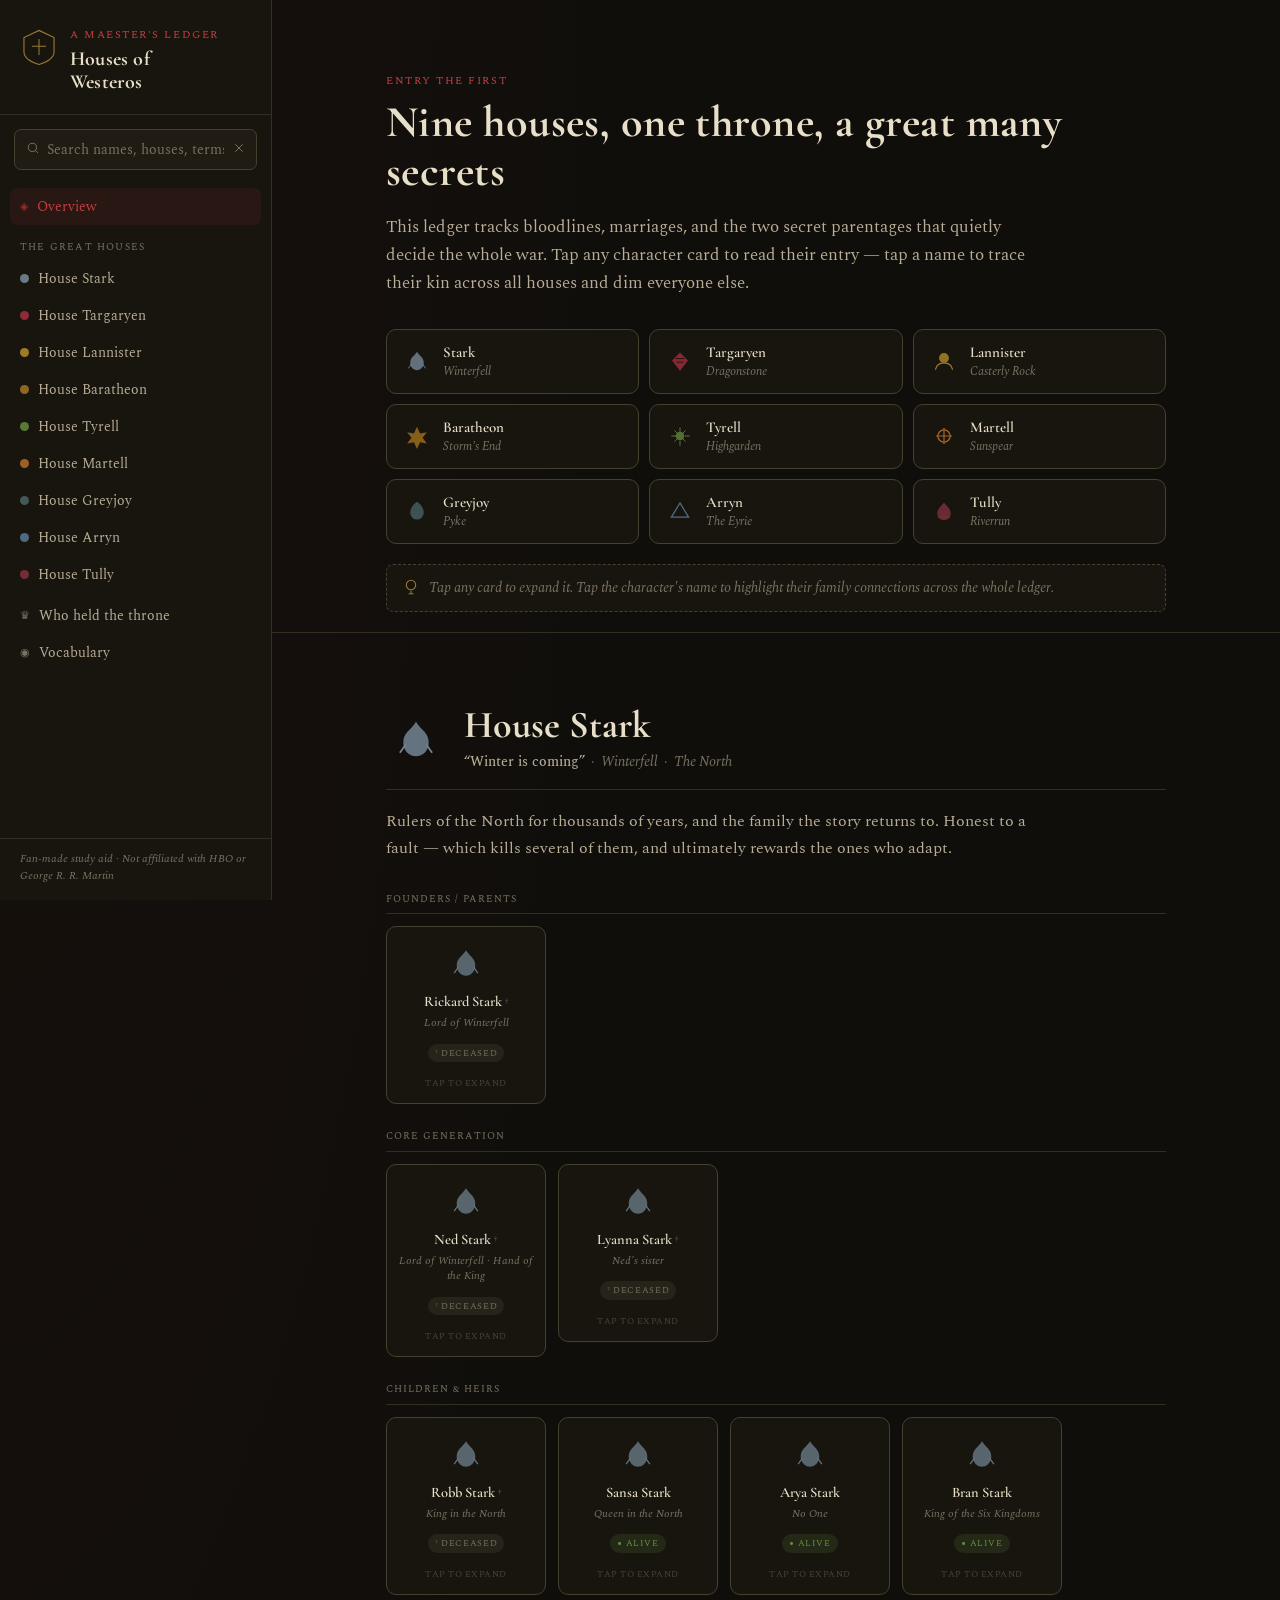
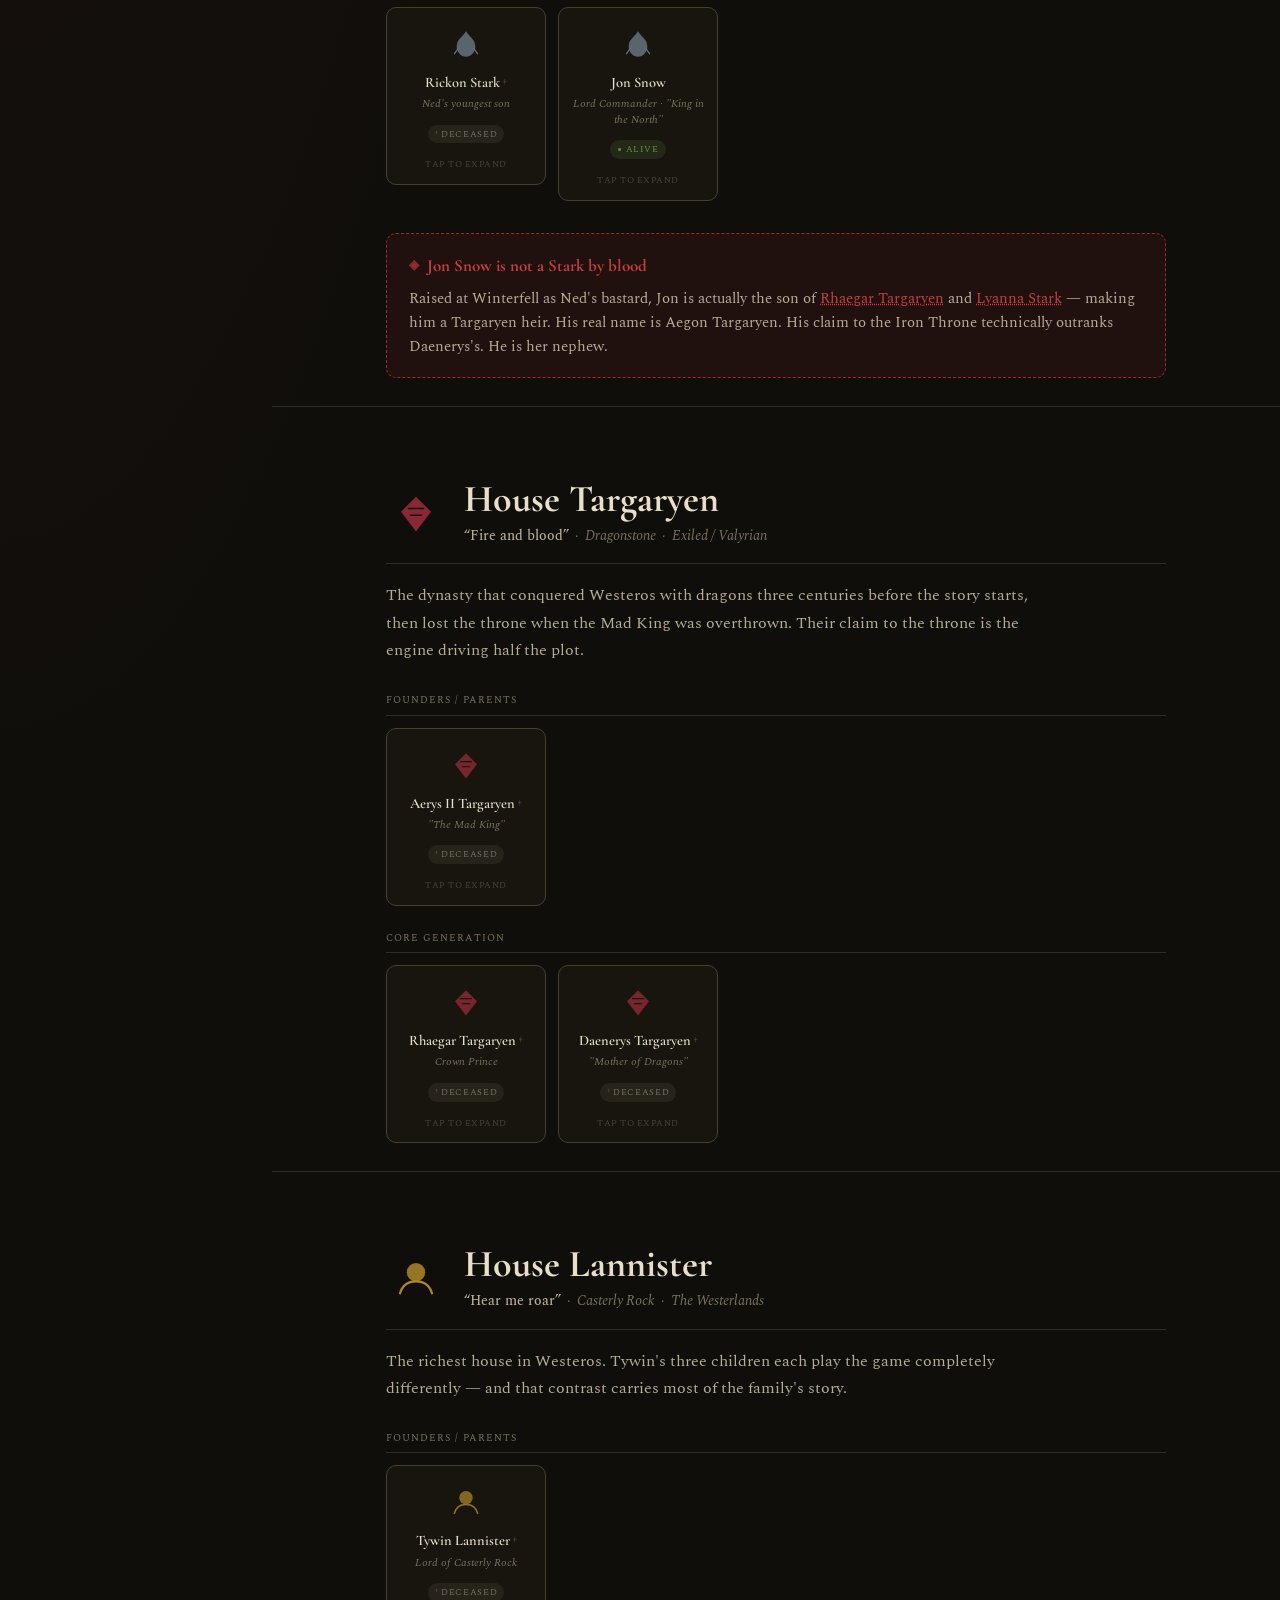
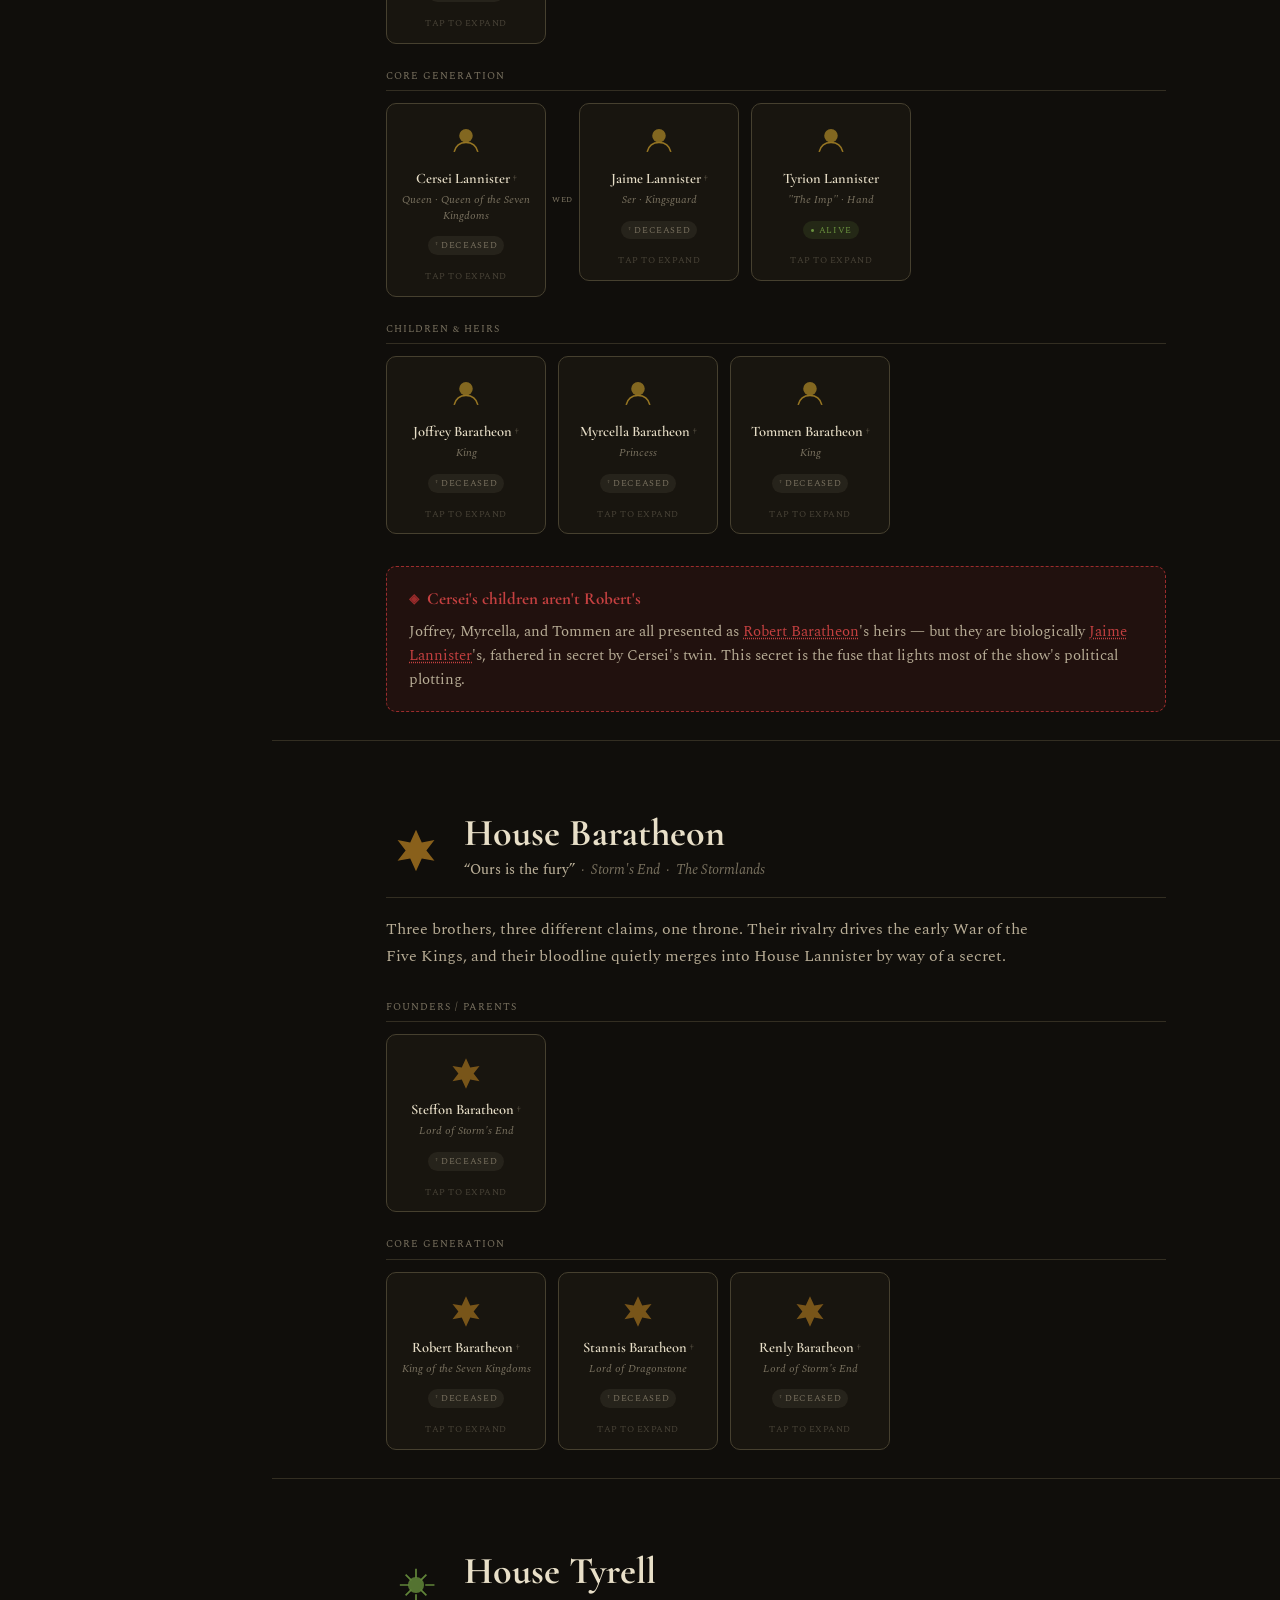
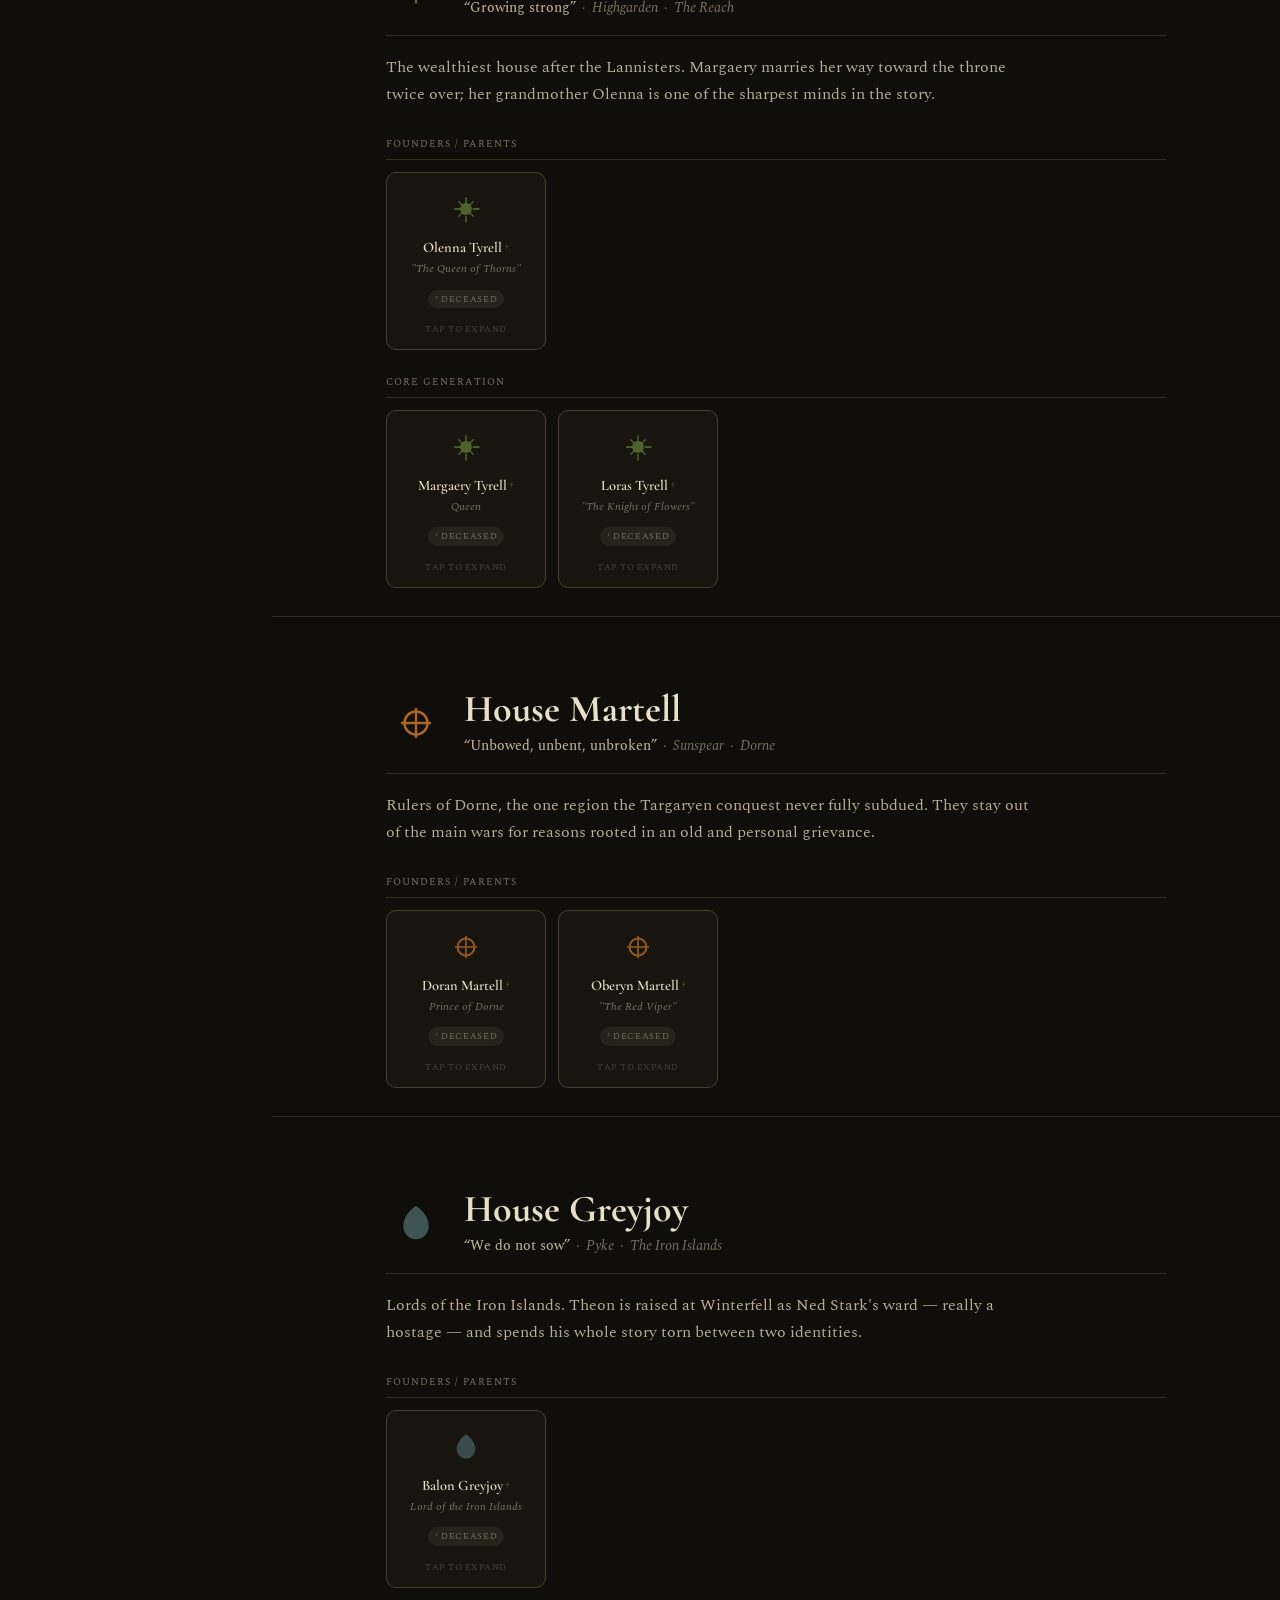
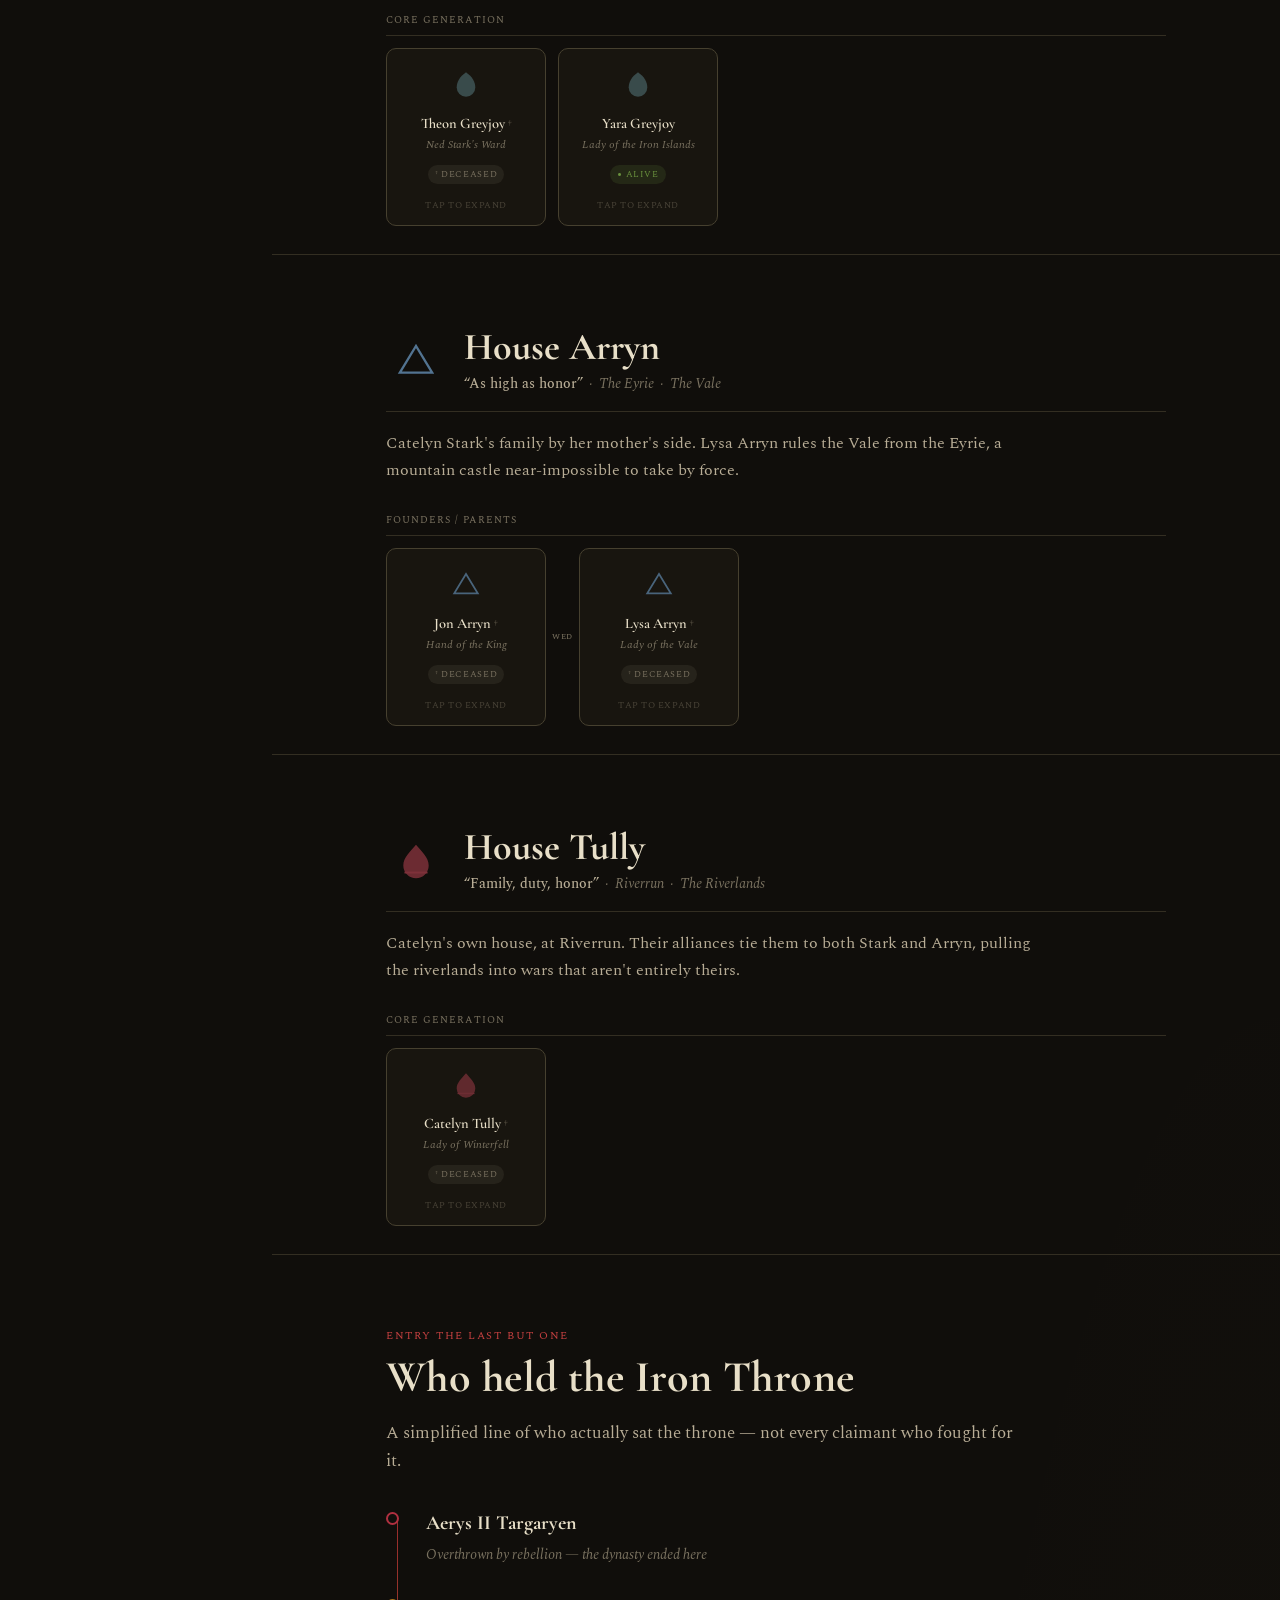
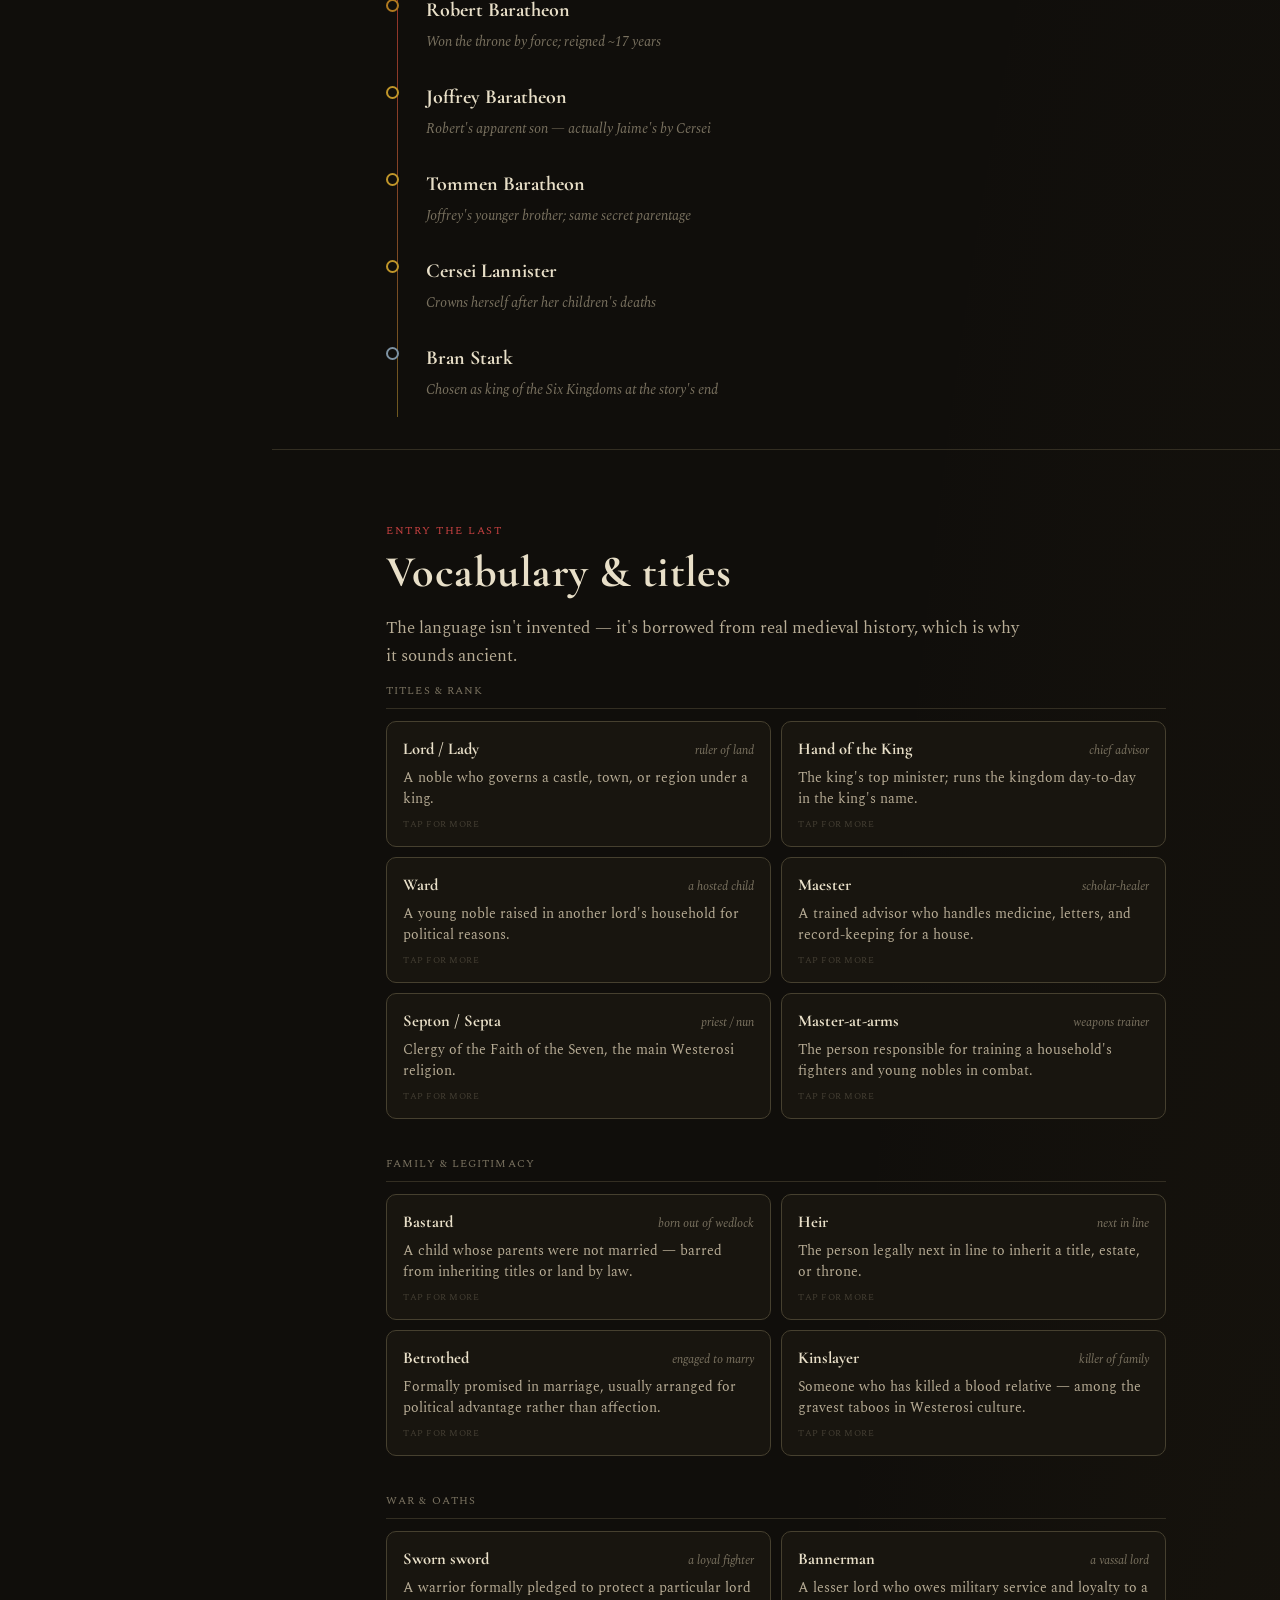
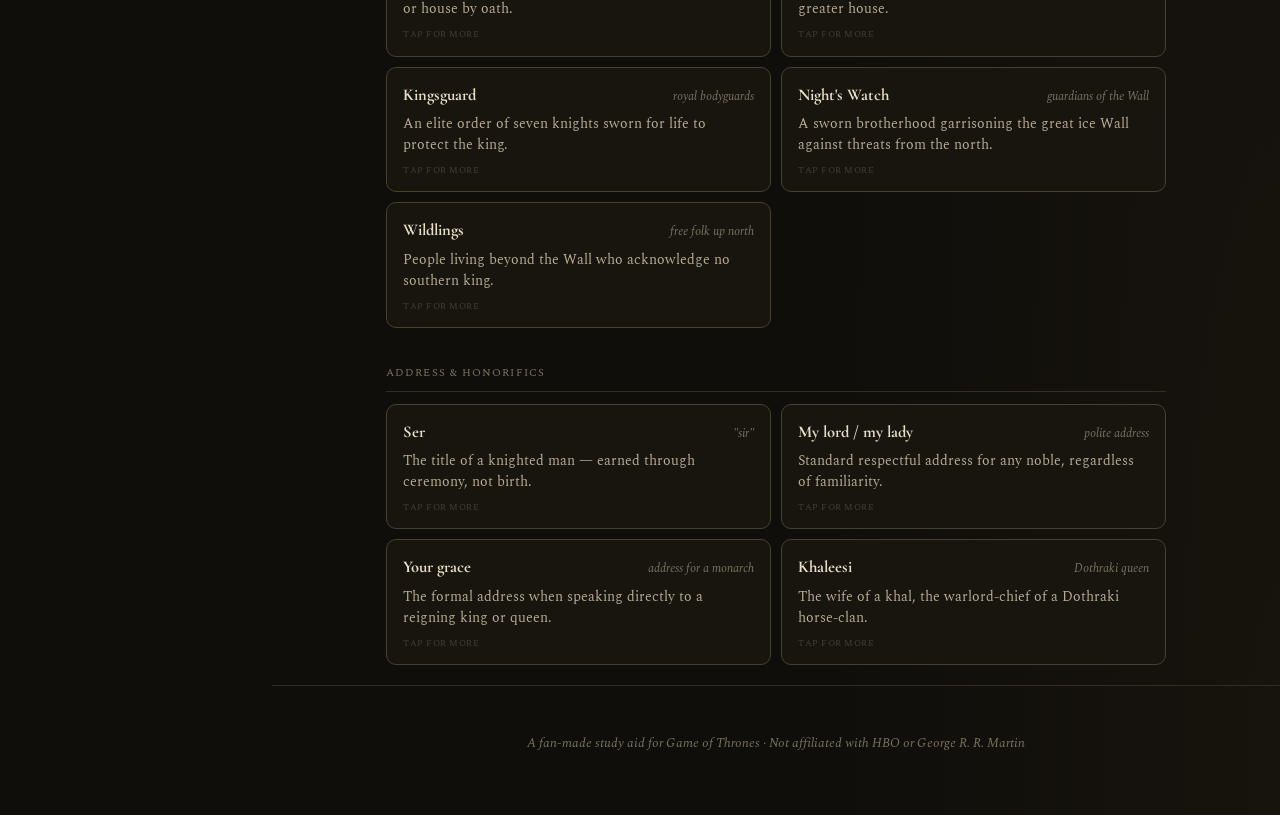
<file: index (1).html>
<!DOCTYPE html>
<html lang="en">
<head>
<meta charset="UTF-8">
<meta name="viewport" content="width=device-width, initial-scale=1.0, viewport-fit=cover">
<meta name="theme-color" content="#1a1510">
<title>Houses of Westeros — a maester's ledger</title>
<link rel="preconnect" href="https://fonts.googleapis.com">
<link rel="preconnect" href="https://fonts.gstatic.com" crossorigin>
<link href="https://fonts.googleapis.com/css2?family=Cormorant+Garamond:ital,wght@0,500;0,600;0,700;1,500;1,600&family=Spectral:ital,wght@0,400;0,500;1,400&family=Spectral+SC:wght@500;600&display=swap" rel="stylesheet">
<link rel="stylesheet" href="styles.css">
</head>
<body>

<!-- ── Mobile top bar ─────────────────────────────────────────── -->
<header class="topbar" id="topbar">
  <button class="menu-btn" id="menuBtn" aria-label="Open index" aria-expanded="false" aria-controls="sidebar">
    <span class="burger"><span></span><span></span><span></span></span>
  </button>
  <div class="topbar-title">
    <svg class="topbar-crest" viewBox="0 0 40 40" fill="none" aria-hidden="true">
      <path d="M20 3L36 11V27C36 34 29 37 20 39C11 37 4 34 4 27V11Z" stroke="currentColor" stroke-width="1.4"/>
      <path d="M20 12V28M13 19H27" stroke="currentColor" stroke-width="1.3"/>
    </svg>
    Houses of Westeros
  </div>
  <button class="search-btn" id="searchBtnMobile" aria-label="Search">
    <svg viewBox="0 0 24 24" width="20" height="20"><circle cx="11" cy="11" r="7" stroke="currentColor" stroke-width="1.8" fill="none"/><path d="M20 20l-4-4" stroke="currentColor" stroke-width="1.8" stroke-linecap="round"/></svg>
  </button>
</header>

<!-- ── Scrim ──────────────────────────────────────────────────── -->
<div class="scrim" id="scrim" aria-hidden="true"></div>

<!-- ── Sidebar ────────────────────────────────────────────────── -->
<aside class="sidebar" id="sidebar" aria-label="Ledger index">

  <div class="sidebar-head">
    <svg class="sidebar-crest" viewBox="0 0 48 48" fill="none" aria-hidden="true">
      <path d="M24 3L43 12V30C43 39 34 43 24 46C14 43 5 39 5 30V12Z" stroke="currentColor" stroke-width="1.4"/>
      <path d="M24 14V34M15 23H33" stroke="currentColor" stroke-width="1.3"/>
    </svg>
    <div>
      <div class="sidebar-eyebrow">A maester's ledger</div>
      <div class="sidebar-title">Houses of<br>Westeros</div>
    </div>
    <button class="sidebar-close" id="sidebarClose" aria-label="Close index">
      <svg viewBox="0 0 24 24" width="20" height="20"><path d="M6 6l12 12M18 6L6 18" stroke="currentColor" stroke-width="1.8" stroke-linecap="round"/></svg>
    </button>
  </div>

  <div class="sidebar-search">
    <svg viewBox="0 0 24 24" width="14" height="14" aria-hidden="true"><circle cx="11" cy="11" r="7" stroke="currentColor" stroke-width="1.7" fill="none"/><path d="M20 20l-4-4" stroke="currentColor" stroke-width="1.7" stroke-linecap="round"/></svg>
    <input type="text" id="searchInput" placeholder="Search names, houses, terms…" autocomplete="off" spellcheck="false">
    <button class="search-clear" id="searchClear" aria-label="Clear search" hidden>
      <svg viewBox="0 0 24 24" width="14" height="14"><path d="M6 6l12 12M18 6L6 18" stroke="currentColor" stroke-width="1.7" stroke-linecap="round"/></svg>
    </button>
  </div>

  <div class="search-results" id="searchResults" role="listbox" hidden></div>

  <nav class="sidebar-nav" id="sidebarNav">
    <div class="nav-section">
      <button class="nav-item" data-target="overview">
        <span class="nav-icon">◈</span> Overview
      </button>
    </div>
    <div class="nav-section">
      <div class="nav-label">The great houses</div>
      <div id="houseNavItems"></div>
    </div>
    <div class="nav-section">
      <button class="nav-item" data-target="throne">
        <span class="nav-icon">♛</span> Who held the throne
      </button>
      <button class="nav-item" data-target="vocabulary">
        <span class="nav-icon">◉</span> Vocabulary
      </button>
    </div>
  </nav>

  <div class="sidebar-foot">
    Fan-made study aid · Not affiliated with HBO or George R. R. Martin
  </div>
</aside>

<!-- ── Kin-trace banner ───────────────────────────────────────── -->
<div class="kin-banner" id="kinBanner" hidden>
  <div class="kin-banner-inner">
    <span class="kin-banner-text" id="kinBannerText"></span>
    <button class="kin-clear-btn" id="kinClearBtn">✕ Clear</button>
  </div>
</div>

<!-- ── Main content ───────────────────────────────────────────── -->
<main class="main" id="main">

  <!-- Overview -->
  <section class="section" id="overview">
    <div class="section-inner">
      <div class="section-eyebrow">Entry the first</div>
      <h2 class="section-title">Nine houses, one throne, a great many secrets</h2>
      <p class="section-lead">
        This ledger tracks bloodlines, marriages, and the two secret parentages that quietly decide the whole war.
        Tap any character card to read their entry — tap a name to trace their kin across all houses and dim everyone else.
      </p>
      <div class="house-grid" id="houseGrid"></div>
      <div class="tip-row">
        <div class="tip">
          <svg viewBox="0 0 24 24" width="16" height="16"><path d="M12 2a7 7 0 1 1 0 14A7 7 0 0 1 12 2zm0 16v4m-3 0h6" stroke="currentColor" stroke-width="1.6" fill="none" stroke-linecap="round"/></svg>
          Tap any card to expand it. Tap the character's name to highlight their family connections across the whole ledger.
        </div>
      </div>
    </div>
  </section>

  <!-- House sections injected by JS -->
  <div id="houseSections"></div>

  <!-- Throne succession -->
  <section class="section" id="throne">
    <div class="section-inner">
      <div class="section-eyebrow">Entry the last but one</div>
      <h2 class="section-title">Who held the Iron Throne</h2>
      <p class="section-lead">A simplified line of who actually sat the throne — not every claimant who fought for it.</p>
      <ol class="throne-list" id="throneList"></ol>
    </div>
  </section>

  <!-- Vocabulary -->
  <section class="section" id="vocabulary">
    <div class="section-inner">
      <div class="section-eyebrow">Entry the last</div>
      <h2 class="section-title">Vocabulary &amp; titles</h2>
      <p class="section-lead">The language isn't invented — it's borrowed from real medieval history, which is why it sounds ancient.</p>
      <div id="vocabContent"></div>
    </div>
  </section>

  <footer class="page-footer">
    A fan-made study aid for Game of Thrones · Not affiliated with HBO or George R. R. Martin
  </footer>

</main>

<script src="data.js"></script>
<script src="script.js"></script>
</body>
</html>
</file>
<file: styles.css>
/* ═══════════════════════════════════════════════════════════════════
   Houses of Westeros — styles.css
   Design: illuminated-ledger dark. Single signature accent = wax red.
   Mobile-first throughout; sidebar becomes a bottom sheet on phones.
═══════════════════════════════════════════════════════════════════ */

/* ── Custom properties ─────────────────────────────────────────── */
:root {
  /* Surfaces */
  --bg:          #100e0b;
  --surface:     #18150f;
  --surface-2:   #201c14;
  --surface-3:   #2a2418;

  /* Type */
  --ink:         #e8dfc8;
  --ink-2:       #b8ad96;
  --ink-3:       #7a7260;
  --rule:        #332e22;
  --rule-2:      #46402f;

  /* Accent — wax red, used sparingly */
  --wax:         #9b2c2c;
  --wax-bright:  #c44040;
  --wax-wash:    rgba(155, 44, 44, 0.12);
  --wax-glow:    rgba(196, 64, 64, 0.22);

  /* Gold for sigils/borders only */
  --gold:        #9a7c30;
  --gold-soft:   #6e5820;

  /* House accent colours */
  --stark:       #7e93a3;
  --targaryen:   #b03040;
  --lannister:   #c0962a;
  --baratheon:   #b07a20;
  --tyrell:      #6a923e;
  --martell:     #c0722a;
  --greyjoy:     #4e6a6d;
  --arryn:       #5a7fa0;
  --tully:       #8a3540;

  /* Typography */
  --display:     'Cormorant Garamond', Georgia, serif;
  --body:        'Spectral', Georgia, serif;
  --caps:        'Spectral SC', 'Spectral', serif;

  /* Layout */
  --sidebar-w:   272px;
  --topbar-h:    56px;
  --radius:      10px;
  --radius-sm:   7px;

  /* Transitions */
  --ease:        cubic-bezier(0.22, 1, 0.36, 1);
}

/* ── Reset ──────────────────────────────────────────────────────── */
*, *::before, *::after { margin: 0; padding: 0; box-sizing: border-box; }
html { scroll-behavior: smooth; -webkit-text-size-adjust: 100%; }

body {
  background: var(--bg);
  color: var(--ink);
  font-family: var(--body);
  font-size: 17px;
  line-height: 1.65;
  min-height: 100dvh;
  overflow-x: hidden;
  /* Subtle parchment texture via gradient */
  background-image:
    radial-gradient(ellipse 80% 40% at 0% 0%, rgba(155,44,44,0.06) 0%, transparent 60%),
    radial-gradient(ellipse 60% 50% at 100% 100%, rgba(154,124,48,0.05) 0%, transparent 60%);
}

button { cursor: pointer; font-family: inherit; border: none; background: none; }
a { color: inherit; }

/* ── Utility ────────────────────────────────────────────────────── */
.eyebrow, .section-eyebrow, .sidebar-eyebrow {
  font-family: var(--caps);
  font-size: 11px;
  letter-spacing: 0.14em;
  text-transform: uppercase;
  color: var(--wax-bright);
  display: block;
}

/* ═══════════════════════════════════════════════════════════════════
   TOP BAR (mobile only, hidden on desktop)
═══════════════════════════════════════════════════════════════════ */
.topbar {
  display: none;
  position: fixed;
  top: 0; left: 0; right: 0;
  height: var(--topbar-h);
  z-index: 80;
  background: var(--surface);
  border-bottom: 1px solid var(--rule);
  align-items: center;
  padding: 0 16px;
  gap: 10px;
  backdrop-filter: blur(10px);
  -webkit-backdrop-filter: blur(10px);
}

.menu-btn, .search-btn {
  width: 40px; height: 40px;
  display: flex; align-items: center; justify-content: center;
  color: var(--ink-2);
  border-radius: var(--radius-sm);
  flex-shrink: 0;
  transition: color 0.15s, background 0.15s;
}
.menu-btn:hover, .search-btn:hover { color: var(--ink); background: var(--surface-2); }

.burger { display: flex; flex-direction: column; gap: 5px; }
.burger span { display: block; width: 20px; height: 1.5px; background: currentColor; border-radius: 2px; transition: transform 0.2s var(--ease), opacity 0.2s; }
.menu-btn[aria-expanded="true"] .burger span:nth-child(1) { transform: translateY(6.5px) rotate(45deg); }
.menu-btn[aria-expanded="true"] .burger span:nth-child(2) { opacity: 0; }
.menu-btn[aria-expanded="true"] .burger span:nth-child(3) { transform: translateY(-6.5px) rotate(-45deg); }

.topbar-title {
  flex: 1;
  display: flex; align-items: center; gap: 8px;
  font-family: var(--display);
  font-size: 18px;
  font-weight: 600;
  letter-spacing: 0.01em;
  color: var(--ink);
  overflow: hidden;
  white-space: nowrap;
  text-overflow: ellipsis;
}

.topbar-crest { color: var(--gold); flex-shrink: 0; width: 24px; height: 24px; }

/* ═══════════════════════════════════════════════════════════════════
   SCRIM
═══════════════════════════════════════════════════════════════════ */
.scrim {
  display: none;
  position: fixed; inset: 0;
  background: rgba(0,0,0,0.6);
  z-index: 70;
  opacity: 0;
  transition: opacity 0.25s var(--ease);
}
.scrim.visible { display: block; opacity: 1; }

/* ═══════════════════════════════════════════════════════════════════
   SIDEBAR
═══════════════════════════════════════════════════════════════════ */
.sidebar {
  position: fixed;
  top: 0; left: 0; bottom: 0;
  width: var(--sidebar-w);
  z-index: 75;
  background: var(--surface);
  border-right: 1px solid var(--rule);
  display: flex;
  flex-direction: column;
  overflow: hidden;
}

.sidebar-head {
  display: flex;
  align-items: flex-start;
  gap: 12px;
  padding: 26px 20px 20px;
  border-bottom: 1px solid var(--rule);
  flex-shrink: 0;
}

.sidebar-crest {
  color: var(--gold);
  width: 38px; height: 38px;
  flex-shrink: 0;
  margin-top: 2px;
}

.sidebar-eyebrow { margin-bottom: 4px; }

.sidebar-title {
  font-family: var(--display);
  font-size: 20px;
  font-weight: 700;
  line-height: 1.15;
  letter-spacing: 0.01em;
  color: var(--ink);
}

.sidebar-close {
  margin-left: auto;
  display: none;
  width: 32px; height: 32px;
  align-items: center; justify-content: center;
  color: var(--ink-3);
  border-radius: var(--radius-sm);
  flex-shrink: 0;
  transition: color 0.15s, background 0.15s;
}
.sidebar-close:hover { color: var(--ink); background: var(--surface-2); }

/* Search */
.sidebar-search {
  position: relative;
  padding: 14px 14px 10px;
  flex-shrink: 0;
}
.sidebar-search > svg {
  position: absolute;
  left: 26px; top: 50%;
  transform: translateY(-50%);
  color: var(--ink-3);
  pointer-events: none;
}
#searchInput {
  width: 100%;
  background: var(--surface-2);
  border: 1px solid var(--rule-2);
  border-radius: var(--radius-sm);
  padding: 9px 32px 9px 32px;
  font-family: var(--body);
  font-size: 14px;
  color: var(--ink);
  transition: border-color 0.15s, box-shadow 0.15s;
}
#searchInput:focus {
  outline: none;
  border-color: var(--wax);
  box-shadow: 0 0 0 3px var(--wax-wash);
}
#searchInput::placeholder { color: var(--ink-3); }

.search-clear {
  position: absolute;
  right: 22px; top: 50%;
  transform: translateY(-50%);
  color: var(--ink-3);
  width: 20px; height: 20px;
  display: flex; align-items: center; justify-content: center;
  border-radius: 4px;
  transition: color 0.15s;
}
.search-clear:hover { color: var(--ink); }

/* Search results */
.search-results {
  margin: 0 14px 8px;
  background: var(--surface-2);
  border: 1px solid var(--rule-2);
  border-radius: var(--radius-sm);
  overflow: hidden;
  flex-shrink: 0;
  max-height: 220px;
  overflow-y: auto;
}
.search-result-item {
  display: flex;
  align-items: center;
  gap: 10px;
  width: 100%;
  text-align: left;
  padding: 10px 14px;
  font-size: 13.5px;
  color: var(--ink-2);
  border-bottom: 1px solid var(--rule);
  transition: background 0.12s, color 0.12s;
}
.search-result-item:last-child { border-bottom: none; }
.search-result-item:hover, .search-result-item:focus-visible {
  background: var(--wax-wash); color: var(--ink); outline: none;
}
.search-result-item .sri-name { color: var(--ink); font-weight: 500; }
.search-result-item .sri-sub  { font-size: 11.5px; color: var(--ink-3); font-style: italic; margin-left: auto; white-space: nowrap; }
.search-no-results { padding: 14px; font-size: 13px; color: var(--ink-3); font-style: italic; }

/* Nav */
.sidebar-nav {
  flex: 1;
  overflow-y: auto;
  padding: 8px 10px;
  scrollbar-width: thin;
  scrollbar-color: var(--rule-2) transparent;
}
.sidebar-nav::-webkit-scrollbar { width: 4px; }
.sidebar-nav::-webkit-scrollbar-thumb { background: var(--rule-2); border-radius: 2px; }

.nav-section { margin-bottom: 4px; }
.nav-label {
  font-family: var(--caps);
  font-size: 10px;
  letter-spacing: 0.12em;
  text-transform: uppercase;
  color: var(--ink-3);
  padding: 10px 10px 4px;
}
.nav-item {
  display: flex;
  align-items: center;
  gap: 9px;
  width: 100%;
  text-align: left;
  padding: 8px 10px;
  border-radius: var(--radius-sm);
  font-size: 14px;
  color: var(--ink-2);
  transition: background 0.13s, color 0.13s;
}
.nav-item:hover { background: var(--surface-2); color: var(--ink); }
.nav-item.active { background: var(--wax-wash); color: var(--wax-bright); }
.nav-item .nav-icon { font-size: 11px; color: var(--ink-3); flex-shrink: 0; }
.nav-item.active .nav-icon { color: var(--wax); }

.nav-house-dot {
  width: 9px; height: 9px;
  border-radius: 50%;
  flex-shrink: 0;
  background: var(--house-c, var(--ink-3));
  opacity: 0.8;
}
.nav-item.active .nav-house-dot { opacity: 1; }

.sidebar-foot {
  padding: 12px 20px 16px;
  border-top: 1px solid var(--rule);
  font-size: 11px;
  color: var(--ink-3);
  font-style: italic;
  line-height: 1.5;
  flex-shrink: 0;
}

/* ═══════════════════════════════════════════════════════════════════
   KIN-TRACE BANNER
═══════════════════════════════════════════════════════════════════ */
.kin-banner {
  position: fixed;
  top: 0;
  left: var(--sidebar-w);
  right: 0;
  z-index: 60;
  background: var(--wax);
  color: #f0e4cc;
  font-size: 13.5px;
  line-height: 1.4;
  border-bottom: 1px solid rgba(255,255,255,0.1);
  box-shadow: 0 2px 16px rgba(0,0,0,0.4);
  animation: slideDown 0.2s var(--ease);
}
@keyframes slideDown { from { transform: translateY(-100%); } to { transform: translateY(0); } }

.kin-banner-inner {
  display: flex;
  align-items: center;
  gap: 14px;
  padding: 10px 20px;
  max-width: 900px;
  margin: 0 auto;
}
.kin-banner-text { flex: 1; }
.kin-banner-text strong { font-weight: 600; }

.kin-clear-btn {
  flex-shrink: 0;
  font-size: 12px;
  font-family: var(--caps);
  letter-spacing: 0.06em;
  color: #f0e4cc;
  background: rgba(255,255,255,0.15);
  border: 1px solid rgba(255,255,255,0.3);
  border-radius: 20px;
  padding: 5px 12px;
  transition: background 0.15s;
}
.kin-clear-btn:hover { background: rgba(255,255,255,0.25); }

/* ═══════════════════════════════════════════════════════════════════
   MAIN CONTENT
═══════════════════════════════════════════════════════════════════ */
.main {
  margin-left: var(--sidebar-w);
  min-height: 100dvh;
  padding-top: 0;
  transition: margin-left 0.25s var(--ease);
}

/* ── Sections ─────────────────────────────────────────────────── */
.section, .house-section {
  padding: 72px 0 20px;
  border-bottom: 1px solid var(--rule);
}

.section-inner, .house-inner {
  max-width: 860px;
  margin: 0 auto;
  padding: 0 40px;
}

.section-eyebrow { margin-bottom: 8px; }

.section-title, .house-title {
  font-family: var(--display);
  font-weight: 700;
  font-size: clamp(28px, 3.8vw, 44px);
  line-height: 1.12;
  letter-spacing: 0.01em;
  color: var(--ink);
  margin-bottom: 16px;
}

.section-lead {
  font-size: 17px;
  color: var(--ink-2);
  max-width: 640px;
  margin-bottom: 0;
  line-height: 1.65;
}

/* ── Overview house grid ──────────────────────────────────────── */
.house-grid {
  display: grid;
  grid-template-columns: repeat(3, 1fr);
  gap: 10px;
  margin: 32px 0 20px;
}

.house-chip {
  display: flex;
  align-items: center;
  gap: 10px;
  background: var(--surface);
  border: 1px solid var(--rule-2);
  border-radius: var(--radius);
  padding: 13px 14px;
  text-align: left;
  transition: border-color 0.16s, transform 0.16s, background 0.16s;
  position: relative;
  overflow: hidden;
}
.house-chip::before {
  content: '';
  position: absolute;
  left: 0; top: 0; bottom: 0;
  width: 3px;
  background: var(--h-color, var(--gold));
  border-radius: 3px 0 0 3px;
  opacity: 0;
  transition: opacity 0.16s;
}
.house-chip:hover, .house-chip:focus-visible {
  border-color: var(--h-color, var(--rule-2));
  background: var(--surface-2);
  transform: translateY(-2px);
  outline: none;
}
.house-chip:hover::before, .house-chip:focus-visible::before { opacity: 1; }

.h-sigil {
  width: 32px; height: 32px;
  flex-shrink: 0;
  color: var(--h-color);
  opacity: 0.85;
}

.h-name {
  display: block;
  font-family: var(--display);
  font-size: 15px;
  font-weight: 600;
  color: var(--ink);
  line-height: 1.2;
}
.h-seat {
  display: block;
  font-size: 11.5px;
  color: var(--ink-3);
  font-style: italic;
  margin-top: 2px;
}

/* Tip row */
.tip-row { margin-top: 8px; }
.tip {
  display: flex;
  align-items: flex-start;
  gap: 10px;
  font-size: 13.5px;
  color: var(--ink-3);
  font-style: italic;
  padding: 12px 16px;
  background: var(--surface);
  border: 1px dashed var(--rule-2);
  border-radius: var(--radius-sm);
}
.tip svg { color: var(--gold); flex-shrink: 0; margin-top: 2px; }

/* ── House sections ───────────────────────────────────────────── */
.house-section {
  --h-color: var(--gold);
}

.house-banner {
  display: flex;
  align-items: center;
  gap: 18px;
  padding-bottom: 16px;
  border-bottom: 1px solid var(--rule);
  margin-bottom: 18px;
}
.house-banner-sigil {
  width: 60px; height: 60px;
  flex-shrink: 0;
  color: var(--h-color);
  opacity: 0.9;
}
.house-banner-name {
  font-family: var(--display);
  font-size: clamp(24px, 3.2vw, 38px);
  font-weight: 700;
  line-height: 1.1;
  margin-bottom: 4px;
}
.house-banner-meta {
  font-size: 13.5px;
  color: var(--ink-3);
  font-style: italic;
}
.house-banner-meta strong { color: var(--ink-2); font-style: normal; font-weight: 500; }

.house-blurb {
  font-size: 16px;
  color: var(--ink-2);
  line-height: 1.7;
  max-width: 660px;
  margin-bottom: 28px;
}

/* ── Family tree tiers ────────────────────────────────────────── */
.tree { position: relative; }

.tier-group { margin-bottom: 0; }

.tier-label {
  font-family: var(--caps);
  font-size: 10px;
  letter-spacing: 0.1em;
  text-transform: uppercase;
  color: var(--ink-3);
  margin: 24px 0 12px;
  padding-bottom: 6px;
  border-bottom: 1px solid var(--rule);
}

.tier-row {
  display: flex;
  flex-wrap: wrap;
  gap: 12px;
  align-items: flex-start;
  margin-bottom: 8px;
}

/* Married pair wrapper */
.marriage-pair {
  display: flex;
  align-items: flex-start;
  gap: 0;
  position: relative;
}
.marriage-pair .wed-mark {
  font-family: var(--caps);
  font-size: 9px;
  letter-spacing: 0.08em;
  color: var(--ink-3);
  align-self: center;
  padding: 0 6px;
  flex-shrink: 0;
  white-space: nowrap;
}

/* ── Character card ────────────────────────────────────────────── */
.char-card {
  width: 160px;
  background: var(--surface);
  border: 1px solid var(--rule-2);
  border-radius: var(--radius);
  padding: 14px 12px 12px;
  text-align: center;
  cursor: pointer;
  transition: border-color 0.16s, transform 0.18s var(--ease), opacity 0.22s, filter 0.22s;
  position: relative;
  flex-shrink: 0;
}
.char-card:hover, .char-card:focus-visible {
  border-color: var(--h-color);
  transform: translateY(-2px);
  outline: none;
}

/* Top accent stripe */
.char-card::before {
  content: '';
  position: absolute;
  top: 0; left: 12px; right: 12px;
  height: 2px;
  background: var(--h-color);
  border-radius: 0 0 2px 2px;
  opacity: 0;
  transition: opacity 0.16s;
}
.char-card:hover::before, .char-card:focus-visible::before { opacity: 0.6; }

.card-sigil {
  width: 44px; height: 44px;
  margin: 0 auto 8px;
  color: var(--h-color);
  opacity: 0.75;
}

.card-name {
  font-family: var(--display);
  font-size: 14.5px;
  font-weight: 600;
  color: var(--ink);
  line-height: 1.25;
  margin-bottom: 4px;
  /* name is clickable for kin-trace */
  cursor: pointer;
  transition: color 0.15s;
}
.card-name:hover { color: var(--wax-bright); }

.card-title {
  font-size: 11px;
  color: var(--ink-3);
  font-style: italic;
  line-height: 1.4;
  margin-bottom: 6px;
}

.card-status {
  display: inline-flex;
  align-items: center;
  gap: 4px;
  font-family: var(--caps);
  font-size: 9px;
  letter-spacing: 0.07em;
  text-transform: uppercase;
  padding: 2px 7px;
  border-radius: 10px;
  margin-bottom: 8px;
}
.card-status.alive  { background: rgba(106,146,62,0.15);  color: #6a923e; }
.card-status.deceased { background: rgba(122,114,96,0.15); color: var(--ink-3); }

.card-tap-hint {
  font-family: var(--caps);
  font-size: 9px;
  letter-spacing: 0.06em;
  text-transform: uppercase;
  color: var(--ink-3);
  opacity: 0.5;
  margin-top: 6px;
}

.card-note {
  display: none;
  font-size: 13px;
  color: var(--ink-2);
  line-height: 1.55;
  text-align: left;
  margin-top: 10px;
  padding-top: 10px;
  border-top: 1px solid var(--rule);
}

.char-card.open { width: 220px; z-index: 1; }
.char-card.open .card-note { display: block; }
.char-card.open .card-tap-hint { display: none; }

/* Deceased marker in name */
.char-card.deceased .card-name::after {
  content: ' †';
  font-size: 11px;
  color: var(--ink-3);
  font-weight: 400;
}

/* Kin-trace dimming */
body.tracing .char-card {
  opacity: 0.22;
  filter: grayscale(0.6);
  transform: none;
}
body.tracing .char-card:hover { transform: none; }
body.tracing .char-card.kin-self {
  opacity: 1; filter: none;
  border-color: var(--wax-bright);
  box-shadow: 0 0 0 2px var(--wax-glow), 0 4px 20px rgba(0,0,0,0.4);
}
body.tracing .char-card.kin-related {
  opacity: 1; filter: none;
  border-color: var(--gold-soft);
  box-shadow: 0 2px 12px rgba(0,0,0,0.3);
}

/* ── Reveal boxes ─────────────────────────────────────────────── */
.reveal {
  margin: 32px 0 8px;
  background: var(--wax-wash);
  border: 1px dashed var(--wax);
  border-radius: var(--radius);
  padding: 18px 22px;
}
.reveal-title {
  font-family: var(--display);
  font-size: 17px;
  font-weight: 700;
  color: var(--wax-bright);
  margin-bottom: 8px;
  display: flex;
  align-items: center;
  gap: 8px;
}
.reveal-title::before {
  content: '◈';
  font-size: 13px;
  color: var(--wax);
}
.reveal-body {
  font-size: 14.5px;
  color: var(--ink-2);
  line-height: 1.65;
}
.reveal-body .name-link {
  color: var(--wax-bright);
  text-decoration: underline;
  text-decoration-style: dotted;
  cursor: pointer;
}
.reveal-body .name-link:hover { color: var(--ink); }

/* ── Throne succession list ───────────────────────────────────── */
.throne-list {
  list-style: none;
  margin-top: 32px;
  position: relative;
  padding-left: 40px;
}
.throne-list::before {
  content: '';
  position: absolute;
  left: 11px; top: 12px; bottom: 12px;
  width: 1px;
  background: linear-gradient(to bottom, var(--wax) 0%, var(--gold-soft) 100%);
}
.throne-list li {
  position: relative;
  padding-bottom: 28px;
}
.throne-list li::before {
  content: '';
  position: absolute;
  left: -40px; top: 5px;
  width: 13px; height: 13px;
  border-radius: 50%;
  background: var(--bg);
  border: 2px solid var(--h-dot, var(--gold-soft));
  transition: border-color 0.15s;
}
.throne-list li:hover::before { border-color: var(--wax-bright); }

.throne-name {
  font-family: var(--display);
  font-size: 20px;
  font-weight: 700;
  color: var(--ink);
  cursor: pointer;
  transition: color 0.15s;
  display: inline;
}
.throne-name:hover { color: var(--wax-bright); }
.throne-note {
  display: block;
  font-size: 14px;
  color: var(--ink-3);
  font-style: italic;
  margin-top: 3px;
}

/* ── Vocabulary ───────────────────────────────────────────────── */
.vocab-group-label {
  font-family: var(--caps);
  font-size: 11px;
  letter-spacing: 0.1em;
  text-transform: uppercase;
  color: var(--ink-3);
  margin: 36px 0 12px;
  padding-bottom: 8px;
  border-bottom: 1px solid var(--rule);
}
.vocab-group-label:first-child { margin-top: 12px; }

.vocab-grid {
  display: grid;
  grid-template-columns: repeat(auto-fill, minmax(260px, 1fr));
  gap: 10px;
}

.vocab-term {
  background: var(--surface);
  border: 1px solid var(--rule-2);
  border-radius: var(--radius);
  padding: 14px 16px;
  cursor: pointer;
  transition: border-color 0.15s, background 0.15s;
}
.vocab-term:hover, .vocab-term:focus-visible {
  border-color: var(--gold-soft);
  background: var(--surface-2);
  outline: none;
}
.vocab-head {
  display: flex;
  align-items: baseline;
  justify-content: space-between;
  gap: 8px;
  margin-bottom: 5px;
}
.vocab-word {
  font-family: var(--display);
  font-size: 16.5px;
  font-weight: 700;
  color: var(--ink);
}
.vocab-say {
  font-size: 11.5px;
  color: var(--ink-3);
  font-style: italic;
  white-space: nowrap;
}
.vocab-meaning {
  font-size: 13.5px;
  color: var(--ink-2);
  line-height: 1.55;
}
.vocab-more {
  display: none;
  font-size: 13px;
  color: var(--ink-3);
  font-style: italic;
  margin-top: 8px;
  padding-top: 8px;
  border-top: 1px solid var(--rule);
  line-height: 1.55;
}
.vocab-term.open .vocab-more { display: block; }
.vocab-expand-hint {
  font-family: var(--caps);
  font-size: 9px;
  letter-spacing: 0.06em;
  text-transform: uppercase;
  color: var(--ink-3);
  opacity: 0.45;
  margin-top: 7px;
}
.vocab-term.open .vocab-expand-hint { display: none; }

/* ── Footer ───────────────────────────────────────────────────── */
.page-footer {
  text-align: center;
  padding: 48px 24px 60px;
  font-size: 12.5px;
  color: var(--ink-3);
  font-style: italic;
}

/* ═══════════════════════════════════════════════════════════════════
   RESPONSIVE — TABLET  (≤ 1024px)
═══════════════════════════════════════════════════════════════════ */
@media (max-width: 1024px) {
  :root { --sidebar-w: 248px; }
  .section-inner, .house-inner { padding: 0 28px; }
}

/* ═══════════════════════════════════════════════════════════════════
   RESPONSIVE — MOBILE  (≤ 768px)
   Sidebar becomes a bottom-sheet on phones (slides up from bottom).
   Top bar appears. Main stretches full-width.
═══════════════════════════════════════════════════════════════════ */
@media (max-width: 768px) {
  :root { --topbar-h: 54px; }

  .topbar { display: flex; }

  /* Sidebar: fixed bottom-sheet */
  .sidebar {
    top: auto;
    bottom: 0; left: 0; right: 0;
    width: 100%;
    height: 82dvh;
    border-right: none;
    border-top: 1px solid var(--rule-2);
    border-radius: 16px 16px 0 0;
    transform: translateY(100%);
    transition: transform 0.3s var(--ease);
    box-shadow: 0 -8px 40px rgba(0,0,0,0.5);
  }
  .sidebar.open {
    transform: translateY(0);
  }

  /* Show close button inside sidebar on mobile */
  .sidebar-close { display: flex; }

  /* Sidebar head: tighter */
  .sidebar-head { padding: 20px 18px 14px; }
  .sidebar-crest { width: 30px; height: 30px; }
  .sidebar-title { font-size: 17px; }

  /* Kin-banner stretches full width */
  .kin-banner { left: 0; top: var(--topbar-h); }
  .kin-banner-inner { padding: 9px 16px; }

  /* Main: no left offset, but push down for topbar */
  .main {
    margin-left: 0;
    padding-top: var(--topbar-h);
  }

  /* Sections */
  .section, .house-section { padding: 40px 0 16px; }
  .section-inner, .house-inner { padding: 0 18px; }

  .section-title, .house-title { font-size: clamp(24px, 6vw, 32px); }

  /* House grid: 2-col on small screens */
  .house-grid { grid-template-columns: repeat(2, 1fr); gap: 8px; }

  /* Char cards: narrower */
  .char-card { width: 140px; }
  .char-card.open { width: 200px; }

  /* Vocab: single column */
  .vocab-grid { grid-template-columns: 1fr; }

  /* Tier rows: tighter */
  .tier-row { gap: 9px; }
}

/* ═══════════════════════════════════════════════════════════════════
   RESPONSIVE — SMALL PHONE  (≤ 400px)
═══════════════════════════════════════════════════════════════════ */
@media (max-width: 400px) {
  .house-grid { grid-template-columns: 1fr 1fr; gap: 7px; }
  .char-card { width: 130px; }
  .char-card.open { width: 180px; }
  .card-name { font-size: 13.5px; }
  .section-inner, .house-inner { padding: 0 14px; }
}

/* ── Reduced motion ─────────────────────────────────────────────── */
@media (prefers-reduced-motion: reduce) {
  *, *::before, *::after { transition-duration: 0.01ms !important; animation-duration: 0.01ms !important; }
  html { scroll-behavior: auto; }
}
</file>
